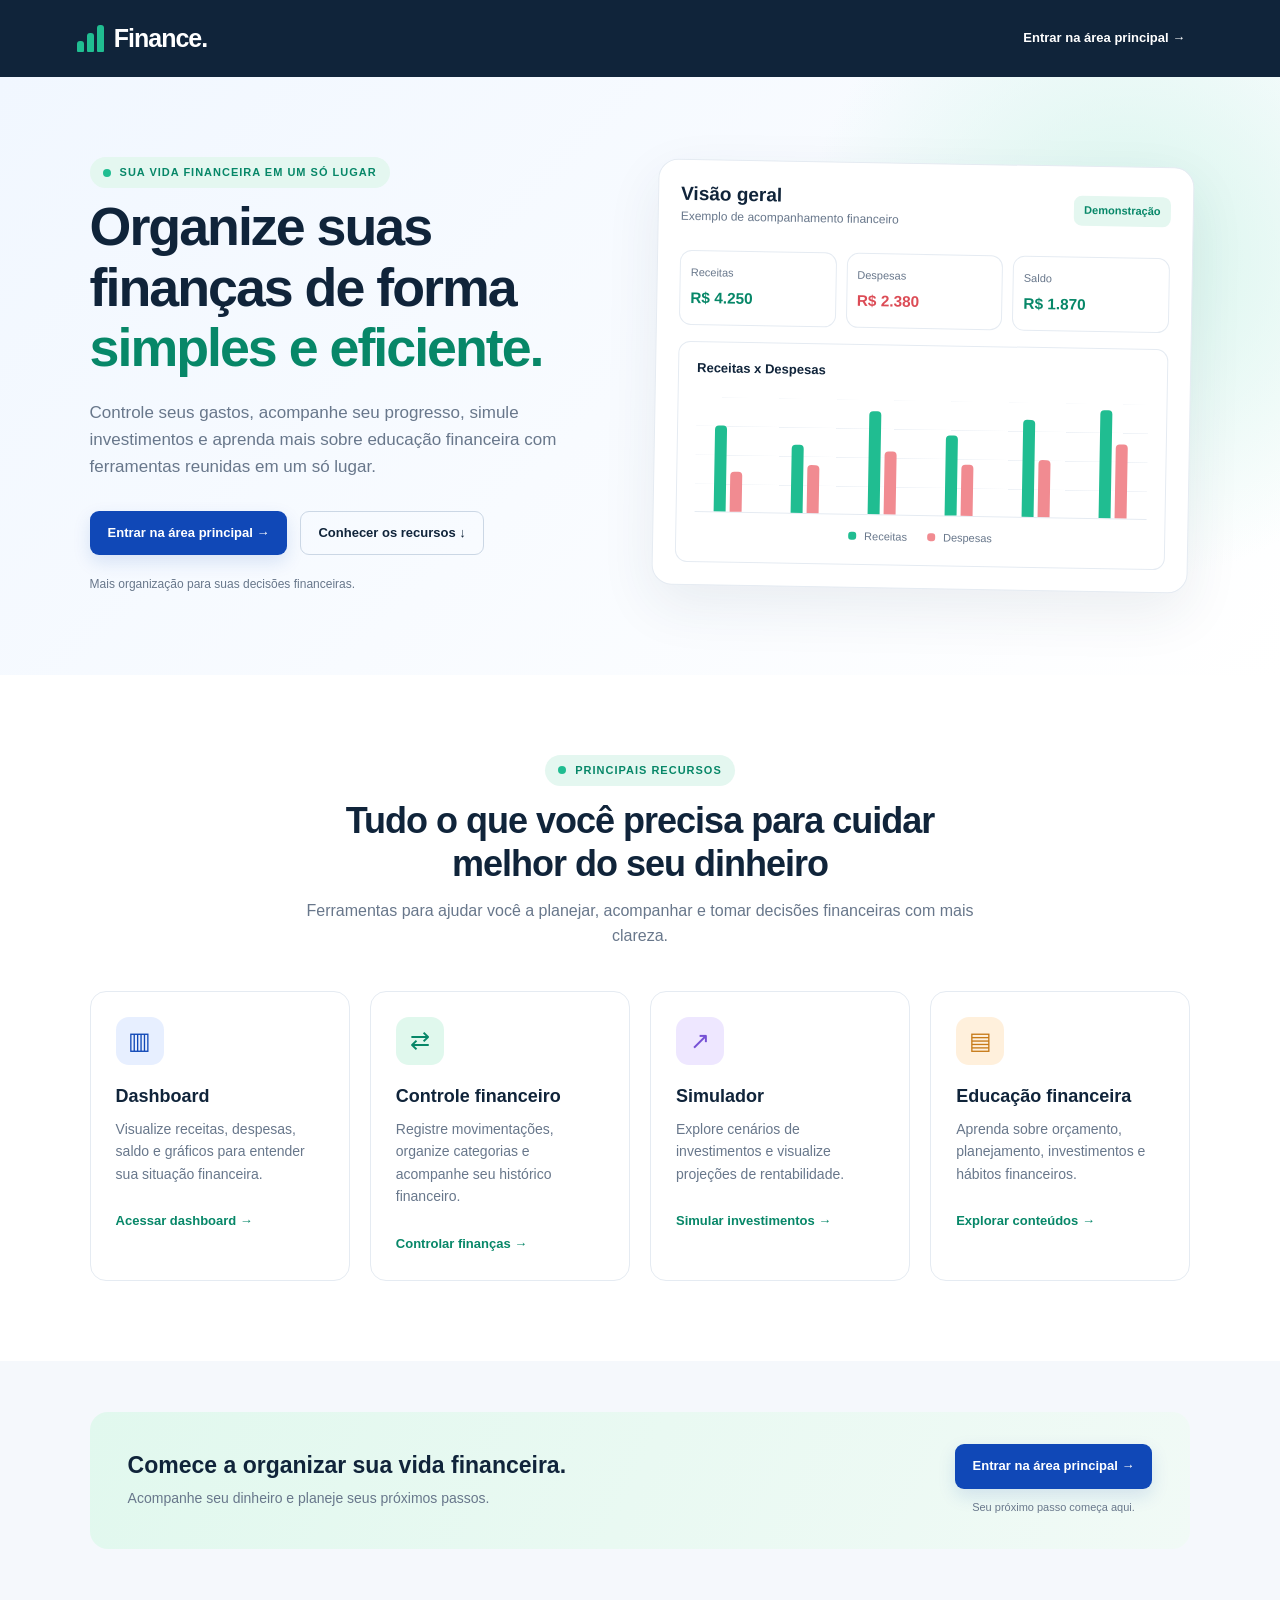
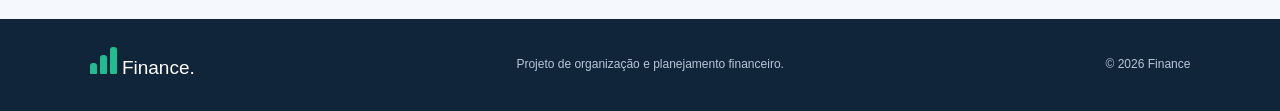
<file: index.html>
<!DOCTYPE html>
<html lang="pt-BR">
<head>
    <meta charset="UTF-8">
    <meta name="viewport" content="width=device-width, initial-scale=1.0">
    <meta name="theme-color" content="#10243a">
    <title>Finance | Organize sua vida financeira</title>

    <link rel="icon" href="data:image/svg+xml,<svg xmlns=%22http://www.w3.org/2000/svg%22 viewBox=%220 0 100 100%22><text y=%22.9em%22 font-size=%2290%22>📊</text></svg>">
    <link rel="stylesheet" href="style.css">
</head>

<body>

    <header class="navbar">

        <a href="index.html" class="logo" aria-label="Finance - início">
            <span class="logo-icon" aria-hidden="true">
                <span></span><span></span><span></span>
            </span>
            <span class="logo-name">Finance<span>.</span></span>
        </a>

        <a href="dashboard.html" class="btn btn-nav">
            Entrar na área principal →
        </a>

    </header>


    <main>

        <!-- APRESENTAÇÃO DO PROJETO -->
        <section class="hero" id="sobre">

            <div class="hero-content">

                <span class="eyebrow">
                    SUA VIDA FINANCEIRA EM UM SÓ LUGAR
                </span>

                <h1>
                    Organize suas finanças de forma
                    <span>simples e eficiente.</span>
                </h1>

                <p class="hero-description">
                    Controle seus gastos, acompanhe seu progresso,
                    simule investimentos e aprenda mais sobre educação
                    financeira com ferramentas reunidas em um só lugar.
                </p>

                <div class="hero-actions">
                    <a href="dashboard.html" class="btn btn-primary">
                        Entrar na área principal →
                    </a>

                    <a href="#recursos" class="btn btn-outline">
                        Conhecer os recursos ↓
                    </a>
                </div>

                <p class="hero-note">
                    Mais organização para suas decisões financeiras.
                </p>

            </div>


            <!-- PRÉVIA VISUAL, COM VALORES ILUSTRATIVOS -->
            <div class="preview" aria-label="Prévia ilustrativa do dashboard">

                <div class="preview-header">
                    <div>
                        <h2>Visão geral</h2>
                        <p>Exemplo de acompanhamento financeiro</p>
                    </div>

                    <span class="preview-badge">Demonstração</span>
                </div>

                <div class="preview-metrics">

                    <div class="preview-metric">
                        <small>Receitas</small>
                        <strong class="positive">R$ 4.250</strong>
                    </div>

                    <div class="preview-metric">
                        <small>Despesas</small>
                        <strong class="negative">R$ 2.380</strong>
                    </div>

                    <div class="preview-metric">
                        <small>Saldo</small>
                        <strong class="positive">R$ 1.870</strong>
                    </div>

                </div>

                <div class="preview-chart">

                    <h3>Receitas x Despesas</h3>

                    <div class="bar-chart" aria-hidden="true">

                        <div class="bar-group">
                            <div class="bar bar-income" style="height: 75%"></div>
                            <div class="bar bar-expense" style="height: 35%"></div>
                        </div>

                        <div class="bar-group">
                            <div class="bar bar-income" style="height: 60%"></div>
                            <div class="bar bar-expense" style="height: 42%"></div>
                        </div>

                        <div class="bar-group">
                            <div class="bar bar-income" style="height: 90%"></div>
                            <div class="bar bar-expense" style="height: 55%"></div>
                        </div>

                        <div class="bar-group">
                            <div class="bar bar-income" style="height: 70%"></div>
                            <div class="bar bar-expense" style="height: 45%"></div>
                        </div>

                        <div class="bar-group">
                            <div class="bar bar-income" style="height: 85%"></div>
                            <div class="bar bar-expense" style="height: 50%"></div>
                        </div>

                        <div class="bar-group">
                            <div class="bar bar-income" style="height: 95%"></div>
                            <div class="bar bar-expense" style="height: 65%"></div>
                        </div>

                    </div>

                    <div class="chart-legend">
                        <span>
                            <span class="legend-dot" style="background:#20bd91"></span>
                            Receitas
                        </span>

                        <span>
                            <span class="legend-dot" style="background:#f18b91"></span>
                            Despesas
                        </span>
                    </div>

                </div>

            </div>

        </section>


        <!-- PRINCIPAIS RECURSOS -->
        <section class="resources" id="recursos">

            <div class="section-heading">

                <span class="eyebrow">PRINCIPAIS RECURSOS</span>

                <h2>Tudo o que você precisa para cuidar melhor do seu dinheiro</h2>

                <p>
                    Ferramentas para ajudar você a planejar, acompanhar
                    e tomar decisões financeiras com mais clareza.
                </p>

            </div>


            <div class="resource-grid">

                <article class="resource-card">

                    <div class="resource-icon" aria-hidden="true">▥</div>

                    <h3>Dashboard</h3>

                    <p>
                        Visualize receitas, despesas, saldo e gráficos
                        para entender sua situação financeira.
                    </p>

                    <a href="dashboard.html" class="resource-link">
                        Acessar dashboard →
                    </a>

                </article>


                <article class="resource-card">

                    <div class="resource-icon" aria-hidden="true">⇄</div>

                    <h3>Controle financeiro</h3>

                    <p>
                        Registre movimentações, organize categorias
                        e acompanhe seu histórico financeiro.
                    </p>

                    <a href="controle.html" class="resource-link">
                        Controlar finanças →
                    </a>

                </article>


                <article class="resource-card">

                    <div class="resource-icon" aria-hidden="true">↗</div>

                    <h3>Simulador</h3>

                    <p>
                        Explore cenários de investimentos e visualize
                        projeções de rentabilidade.
                    </p>

                    <a href="simulador.html" class="resource-link">
                        Simular investimentos →
                    </a>

                </article>


                <article class="resource-card">

                    <div class="resource-icon" aria-hidden="true">▤</div>

                    <h3>Educação financeira</h3>

                    <p>
                        Aprenda sobre orçamento, planejamento,
                        investimentos e hábitos financeiros.
                    </p>

                    <a href="educacao.html" class="resource-link">
                        Explorar conteúdos →
                    </a>

                </article>

            </div>

        </section>
        <br>

        <!-- CHAMADA PARA AÇÃO -->
         
        <br>
        <section class="closing">
            <div>
                <h2>Comece a organizar sua vida financeira.</h2>

                <p>
                    Acompanhe seu dinheiro e planeje seus próximos passos.
                </p>
            </div>

            <div class="closing-actions">

                <a href="dashboard.html" class="btn btn-primary">
                    Entrar na área principal →
                </a>

                <small>Seu próximo passo começa aqui.</small>

            </div>

        </section>

    </main>


    <footer>

        <a href="index.html" class="logo">
            <span class="logo-icon" aria-hidden="true">
                <span></span><span></span><span></span>
            </span>
            <span class="logo-name">Finance<span>.</span></span>
        </a>

        <p>
            Projeto de organização e planejamento financeiro.
        </p>

        <p>© 2026 Finance</p>

    </footer>

</body>
</html>
</file>
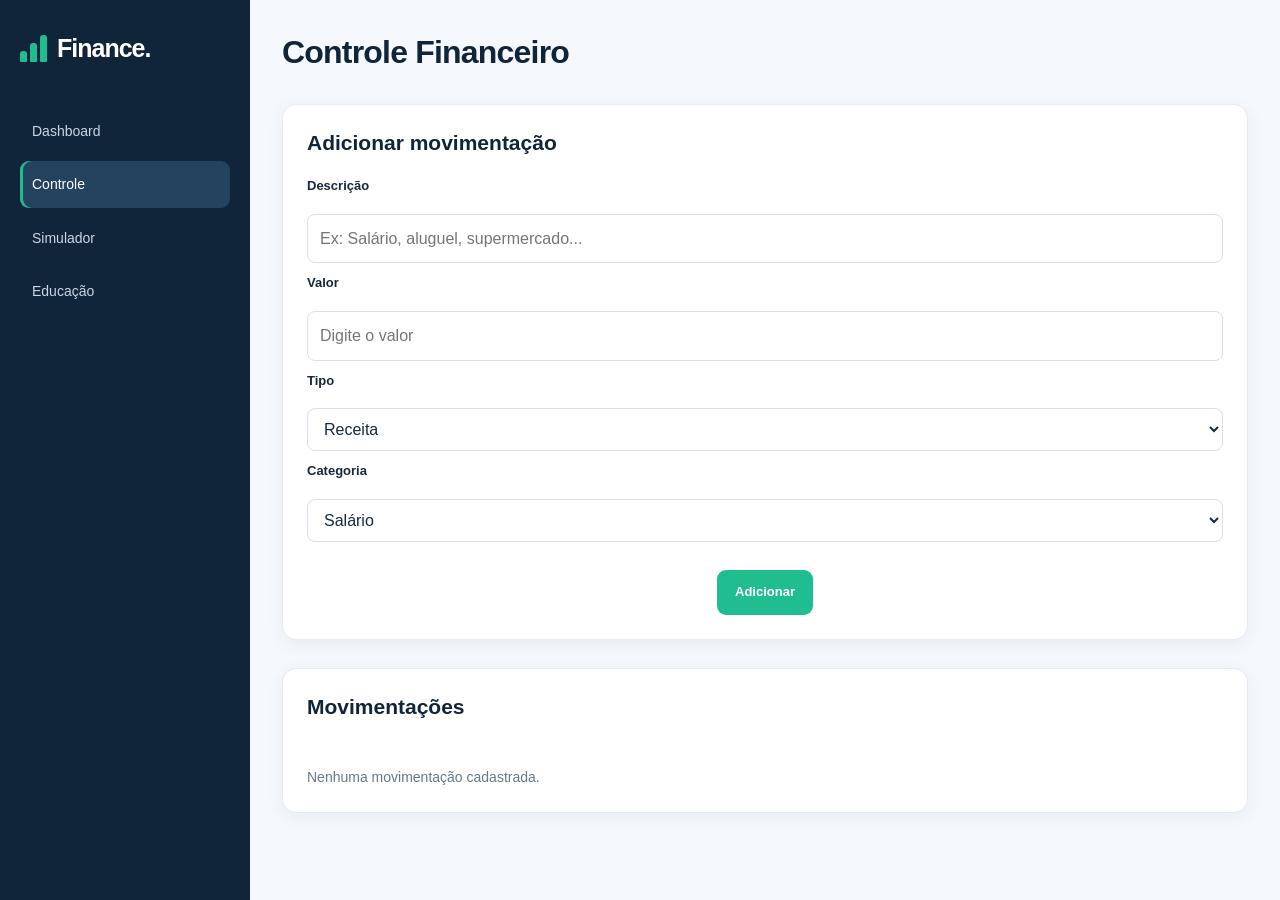
<file: controle.html>
<!DOCTYPE html>
<html lang="pt-br">

<head>
    <meta charset="UTF-8">
    <meta name="viewport" content="width=device-width, initial-scale=1.0">

    <title>Controle Financeiro</title>

    <link rel="stylesheet" href="style.css">
    <link rel="icon" href="data:image/svg+xml,<svg xmlns=%22http://www.w3.org/2000/svg%22 viewBox=%220 0 100 100%22><text y=%22.9em%22 font-size=%2290%22>💰</text></svg>">
</head>

<body>

<div class="container">

    <aside class="sidebar">

        <a href="index.html" class="logo" aria-label="Finance - início">
            <span class="logo-icon" aria-hidden="true">
                <span></span><span></span><span></span>
            </span>
            <span class="logo-name">Finance<span>.</span></span>
        </a>
        
        <nav>
            <a href="dashboard.html">Dashboard</a>
            <a href="controle.html" class="active">Controle</a>
            <a href="simulador.html">Simulador</a>
            <a href="educacao.html">Educação</a>
        </nav>

    </aside>

    <main class="main">

        <header class="header">
            <h1>Controle Financeiro</h1>
        </header>

        <section class="form-section">

            <h2>Adicionar movimentação</h2>

            <div class="form">

                <label for="descricao">Descrição</label>

                <input
                    id="descricao"
                    type="text"
                    placeholder="Ex: Salário, aluguel, supermercado..."
                >


                <label for="valor">Valor</label>

                <input
                    id="valor"
                    type="number"
                    step="0.01"
                    min="0"
                    placeholder="Digite o valor"
                >


                <label for="tipo">Tipo</label>

                <select id="tipo">

                    <option value="receita">
                        Receita
                    </option>

                    <option value="despesa">
                        Despesa
                    </option>

                </select>


                <label for="categoria">Categoria</label>

                <select id="categoria" class="form select">

                    <option value="Salário">
                        Salário
                    </option>

                    <option value="Renda Extra">
                        Renda Extra
                    </option>

                    <option value="Alimentação">
                        Alimentação
                    </option>

                    <option value="Moradia">
                        Moradia
                    </option>

                    <option value="Transporte">
                        Transporte
                    </option>

                    <option value="Lazer">
                        Lazer
                    </option>

                    <option value="Educação">
                        Educação
                    </option>

                    <option value="Investimentos">
                        Investimentos
                    </option>

                    <option value="Outros">
                        Outros
                    </option>

                </select>


                <div class="buttons center">

                    <button
                        type="button"
                        class="btn salvar"
                        onclick="adicionarMovimentacao()"
                    >
                        Adicionar
                    </button>

                </div>

            </div>

        </section>


        <section class="form-section">

            <h2>Movimentações</h2>

            <br>

            <div class="lista-movimentacoes" id="listaMovimentacoes">
                
                <p>
                    Nenhuma movimentação cadastrada.
                </p>

            </div>

        </section>

    </main>

</div>


<script src="script.js"></script>

</body>

</html>
</file>
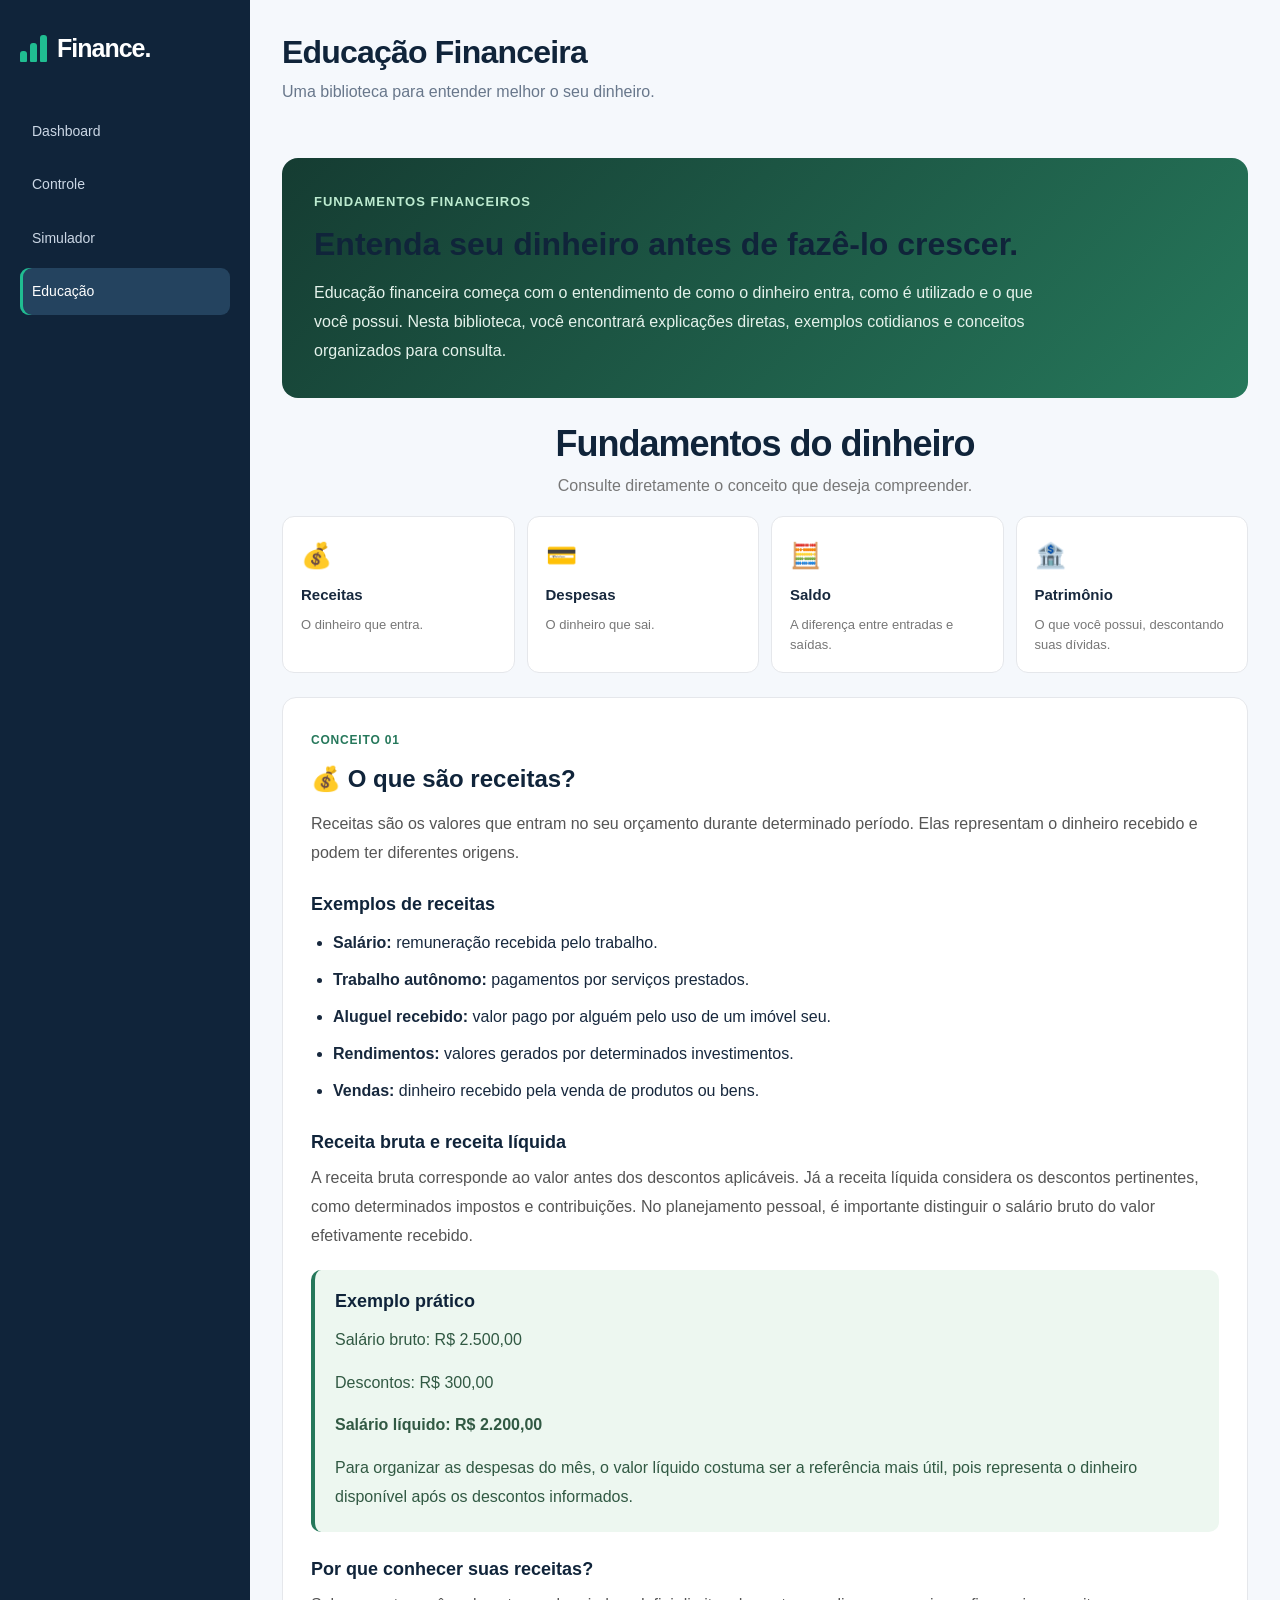
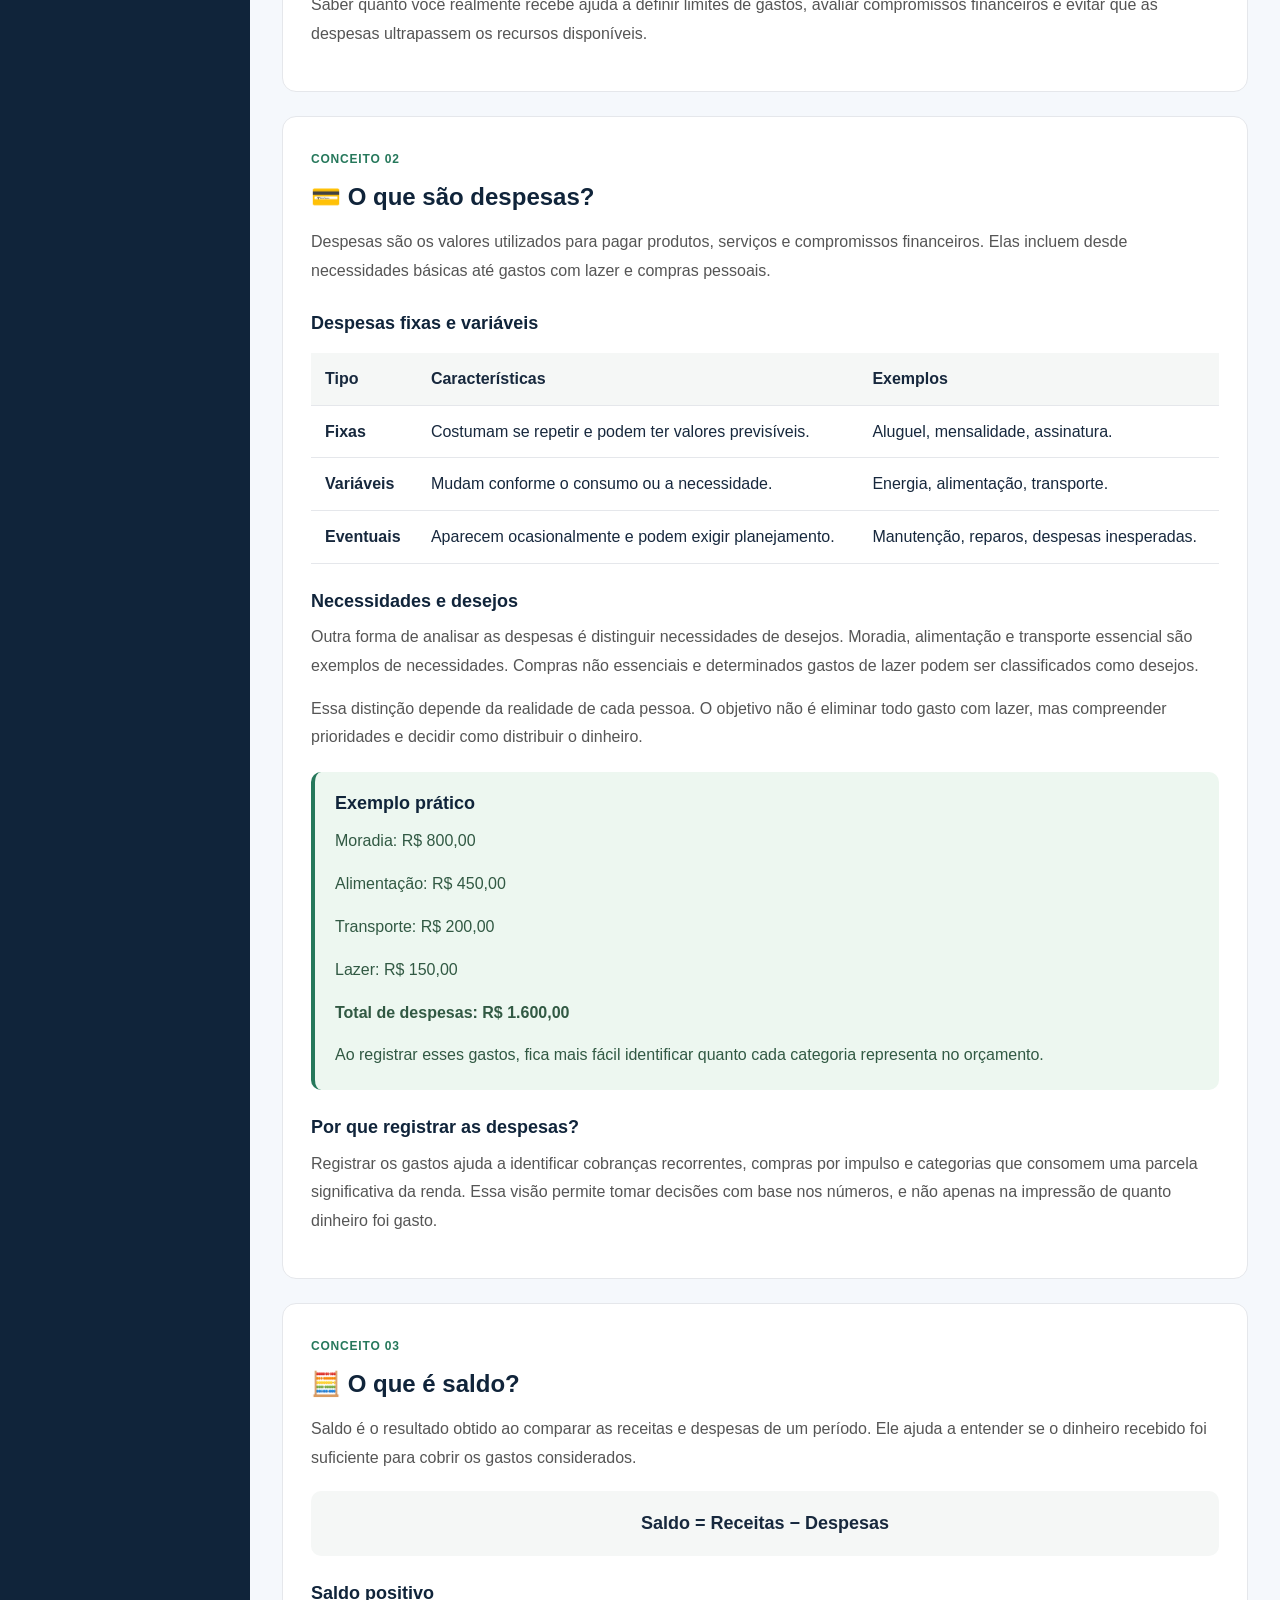
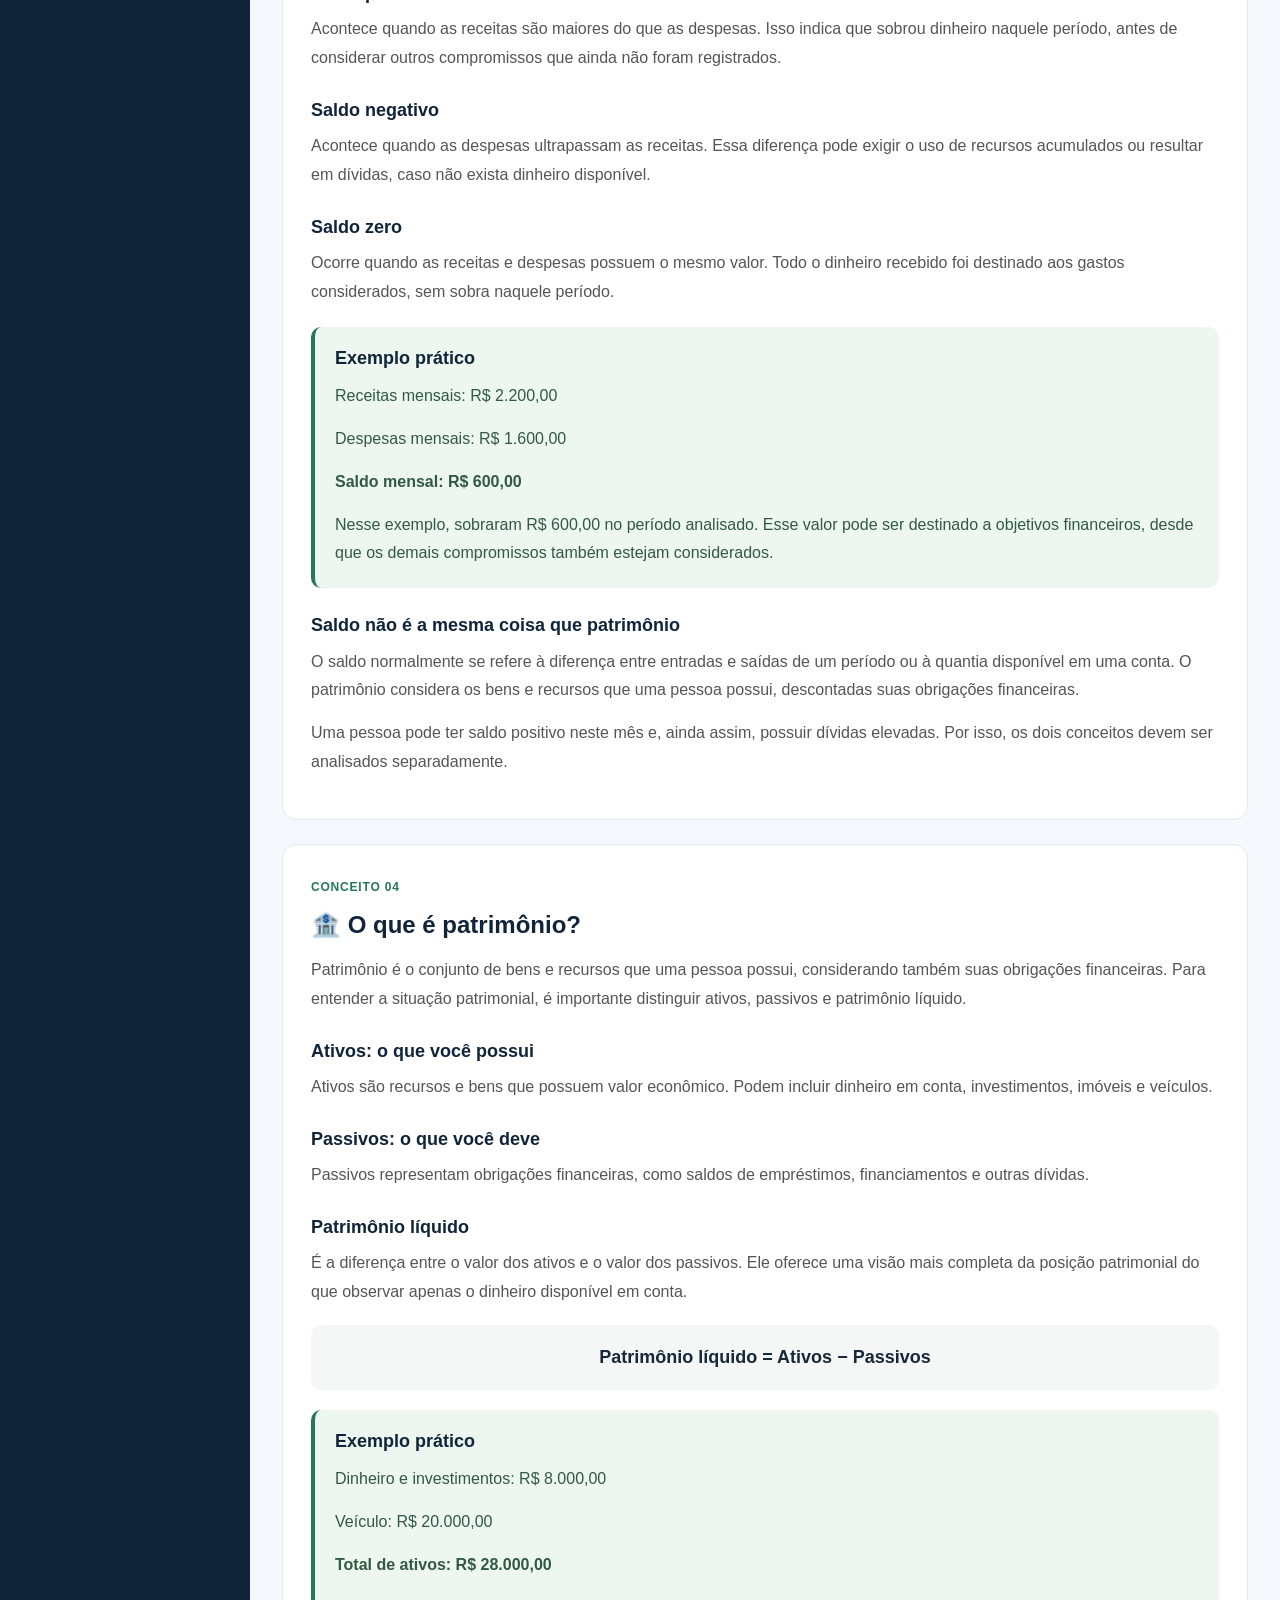
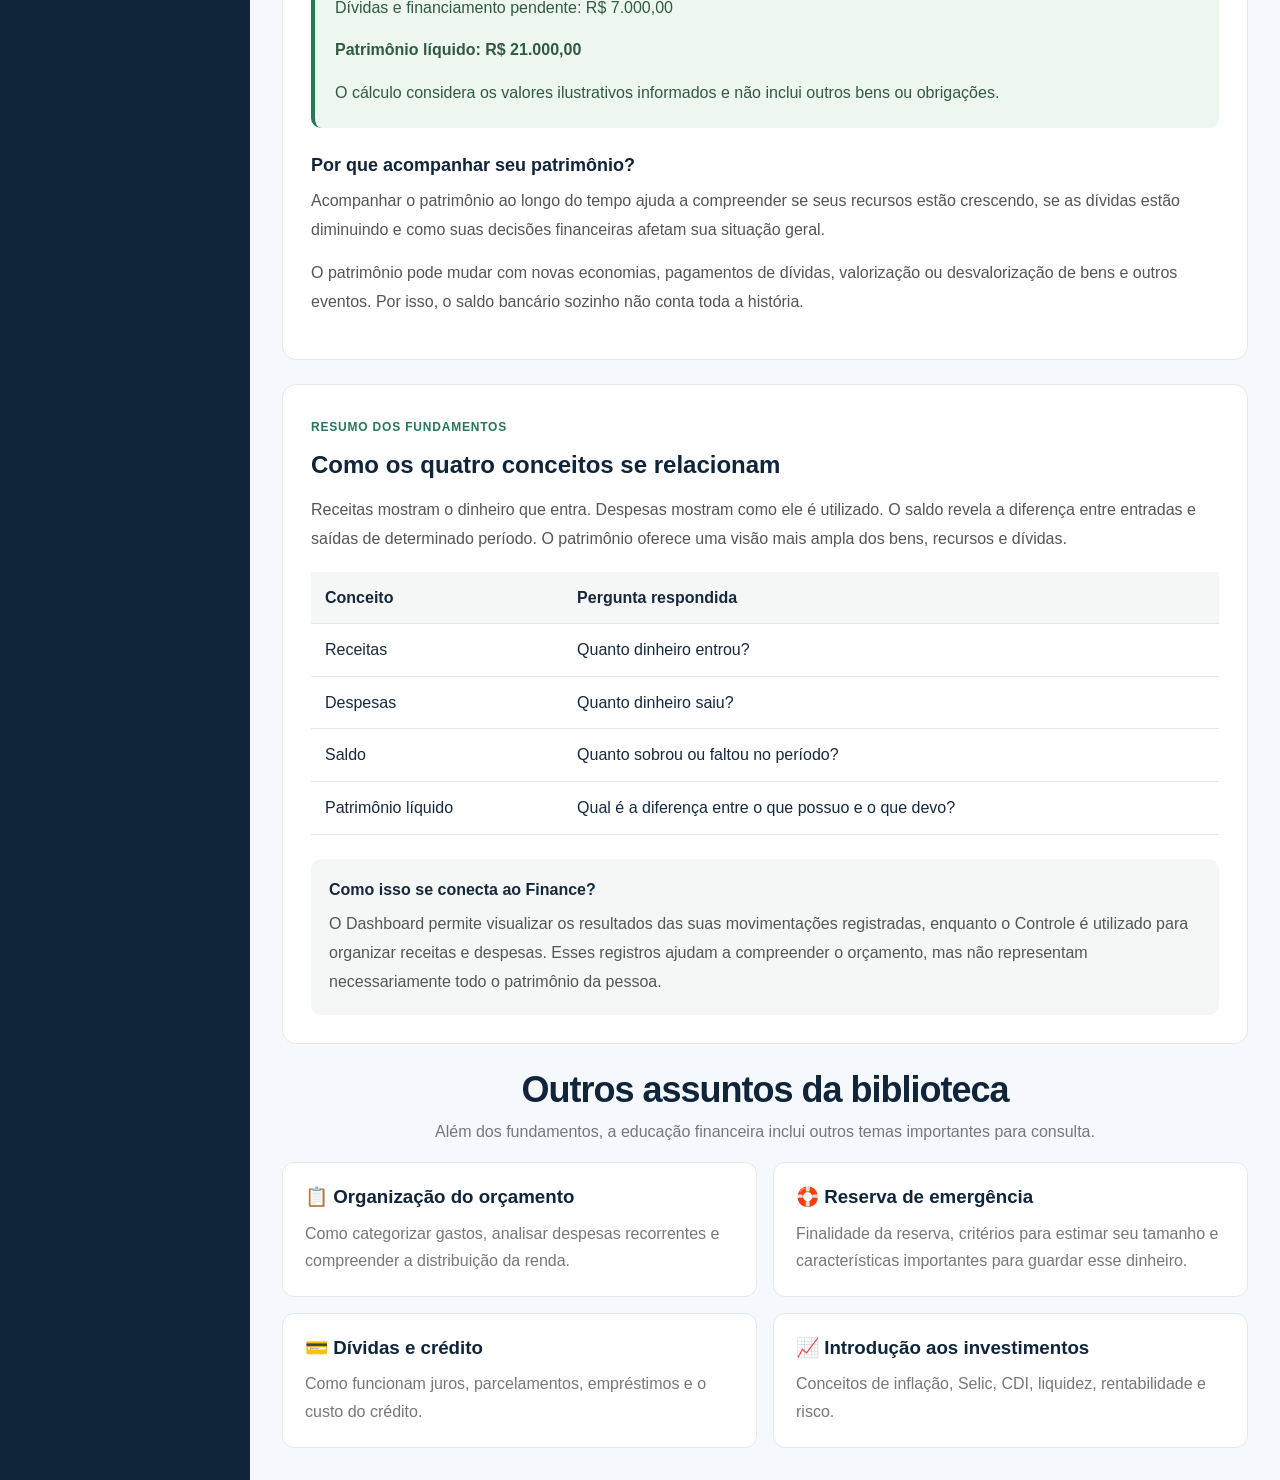
<file: educacao.html>
<!DOCTYPE html>
<html lang="pt-br">
<head>
    <meta charset="UTF-8">
    <meta name="viewport" content="width=device-width, initial-scale=1.0">

    <title>Educação Financeira | Finance</title>

    <link rel="stylesheet" href="style.css">

    <link rel="icon" href="data:image/svg+xml,%3Csvg xmlns='http://www.w3.org/2000/svg' viewBox='0 0 100 100'%3E%3Ctext y='.9em' font-size='90'%3E📚%3C/text%3E%3C/svg%3E">

    <style>
        /* Estrutura da biblioteca */
        .education-library {
            display: flex;
            flex-direction: column;
            gap: 24px;
            padding-bottom: 32px;
        }

        .education-intro {
            padding: 32px;
            border-radius: 16px;
            background: linear-gradient(135deg, #153c32, #26785b);
            color: #ffffff;
        }

        .education-intro .eyebrow {
            margin: 0 0 10px;
            color: #bdebd0;
            font-size: 13px;
            font-weight: 700;
            text-transform: uppercase;
            letter-spacing: 1px;
        }

        .education-intro h2 {
            margin: 0 0 14px;
            font-size: clamp(24px, 4vw, 32px);
        }

        .education-intro p {
            max-width: 720px;
            line-height: 1.8;
            color: #e4f2eb;
        }

        .section-heading {
            margin-bottom: 18px;
        }

        .section-heading h2 {
            margin-bottom: 8px;
        }

        .section-heading p {
            color: var(--text-secondary, #777777);
            line-height: 1.6;
        }

        /* Navegação pelos conceitos */
        .topic-navigation {
            display: grid;
            grid-template-columns: repeat(4, minmax(0, 1fr));
            gap: 12px;
        }

        .topic-link {
            display: flex;
            flex-direction: column;
            gap: 8px;
            padding: 18px;
            border: 1px solid var(--border-color, #e5e7eb);
            border-radius: 12px;
            color: inherit;
            text-decoration: none;
            background: var(--card-bg, #ffffff);
            transition: transform 0.2s, border-color 0.2s;
        }

        .topic-link:hover {
            transform: translateY(-3px);
            border-color: #26785b;
        }

        .topic-icon {
            font-size: 25px;
        }

        .topic-link strong {
            font-size: 15px;
        }

        .topic-link span:last-child {
            font-size: 13px;
            line-height: 1.5;
            color: var(--text-secondary, #777777);
        }

        /* Artigos */
        .education-article {
            padding: 28px;
            border: 1px solid var(--border-color, #e5e7eb);
            border-radius: 14px;
            background: var(--card-bg, #ffffff);
            scroll-margin-top: 24px;
        }

        .article-label {
            display: inline-block;
            margin-bottom: 12px;
            color: #26785b;
            font-size: 12px;
            font-weight: 700;
            text-transform: uppercase;
            letter-spacing: 0.8px;
        }

        .education-article h2 {
            margin: 0 0 16px;
        }

        .education-article h3 {
            margin: 26px 0 10px;
            font-size: 18px;
        }

        .education-article p {
            margin: 0 0 14px;
            line-height: 1.8;
            color: var(--text-secondary, #555555);
        }

        .education-article ul {
            padding-left: 22px;
            margin: 12px 0 18px;
        }

        .education-article li {
            margin-bottom: 10px;
            line-height: 1.7;
        }

        /* Caixas explicativas */
        .example-box {
            margin: 20px 0;
            padding: 20px;
            border-radius: 10px;
            background: #edf7f0;
            border-left: 4px solid #26785b;
            color: #234b37;
        }

        .example-box h3 {
            margin: 0 0 12px;
        }

        .example-box p {
            color: #315943;
        }

        .example-box p:last-child {
            margin-bottom: 0;
        }

        .concept-table-wrapper {
            width: 100%;
            overflow-x: auto;
            margin: 18px 0;
        }

        .concept-table {
            width: 100%;
            border-collapse: collapse;
            text-align: left;
        }

        .concept-table th,
        .concept-table td {
            padding: 13px 14px;
            border-bottom: 1px solid var(--border-color, #e5e7eb);
        }

        .concept-table th {
            background: var(--table-header-bg, #f5f7f6);
        }

        .concept-table td {
            line-height: 1.6;
        }

        .formula-box {
            margin: 18px 0;
            padding: 18px;
            border-radius: 10px;
            background: var(--surface-secondary, #f5f7f6);
            text-align: center;
            font-size: 18px;
            font-weight: 700;
        }

        .education-note {
            margin-top: 24px;
            padding: 18px;
            border-radius: 10px;
            background: var(--surface-secondary, #f5f7f6);
        }

        .education-note strong {
            display: block;
            margin-bottom: 8px;
        }

        .education-note p {
            margin-bottom: 0;
        }

        .next-topics {
            display: grid;
            grid-template-columns: repeat(2, minmax(0, 1fr));
            gap: 16px;
        }

        .next-topic {
            padding: 22px;
            border: 1px solid var(--border-color, #e5e7eb);
            border-radius: 12px;
            background: var(--card-bg, #ffffff);
        }

        .next-topic h3 {
            margin: 0 0 10px;
        }

        .next-topic p {
            margin: 0;
            line-height: 1.7;
            color: var(--text-secondary, #777777);
        }

        @media (max-width: 1000px) {
            .topic-navigation {
                grid-template-columns: repeat(2, minmax(0, 1fr));
            }
        }

        @media (max-width: 600px) {
            .education-intro,
            .education-article {
                padding: 20px;
            }

            .topic-navigation,
            .next-topics {
                grid-template-columns: 1fr;
            }

            .concept-table th,
            .concept-table td {
                padding: 10px;
            }
        }
    </style>
</head>

<body>

<div class="container">

    <!-- MENU LATERAL -->
    <aside class="sidebar">
        
        <a href="index.html" class="logo" aria-label="Finance - início">
            <span class="logo-icon" aria-hidden="true">
                <span></span><span></span><span></span>
            </span>
            <span class="logo-name">Finance<span>.</span></span>
        </a>
        

        <nav>
            <a href="dashboard.html">Dashboard</a>
            <a href="controle.html">Controle</a>
            <a href="simulador.html">Simulador</a>
            <a href="educacao.html" class="active" aria-current="page">
                Educação
            </a>
        </nav>
    </aside>

    <!-- CONTEÚDO PRINCIPAL -->
    <main class="main education-library">

        <header class="header">
            <div>
                <h1>Educação Financeira</h1>
                <p>Uma biblioteca para entender melhor o seu dinheiro.</p>
            </div>
        </header>

        <!-- APRESENTAÇÃO -->
        <section class="education-intro">
            <p class="eyebrow">Fundamentos financeiros</p>

            <h2>Entenda seu dinheiro antes de fazê-lo crescer.</h2>

            <p>
                Educação financeira começa com o entendimento de como o
                dinheiro entra, como é utilizado e o que você possui.
                Nesta biblioteca, você encontrará explicações diretas,
                exemplos cotidianos e conceitos organizados para consulta.
            </p>
        </section>

        <!-- ÍNDICE -->
        <section>
            <div class="section-heading">
                <h2>Fundamentos do dinheiro</h2>
                <p>
                    Consulte diretamente o conceito que deseja compreender.
                </p>
            </div>

            <nav class="topic-navigation" aria-label="Índice de conceitos">

                <a class="topic-link" href="#receitas">
                    <span class="topic-icon">💰</span>
                    <strong>Receitas</strong>
                    <span>O dinheiro que entra.</span>
                </a>

                <a class="topic-link" href="#despesas">
                    <span class="topic-icon">💳</span>
                    <strong>Despesas</strong>
                    <span>O dinheiro que sai.</span>
                </a>

                <a class="topic-link" href="#saldo">
                    <span class="topic-icon">🧮</span>
                    <strong>Saldo</strong>
                    <span>A diferença entre entradas e saídas.</span>
                </a>

                <a class="topic-link" href="#patrimonio">
                    <span class="topic-icon">🏦</span>
                    <strong>Patrimônio</strong>
                    <span>O que você possui, descontando suas dívidas.</span>
                </a>

            </nav>
        </section>

        <!-- 1. RECEITAS -->
        <article class="education-article" id="receitas">
            <span class="article-label">Conceito 01</span>

            <h2>💰 O que são receitas?</h2>

            <p>
                Receitas são os valores que entram no seu orçamento durante
                determinado período. Elas representam o dinheiro recebido
                e podem ter diferentes origens.
            </p>

            <h3>Exemplos de receitas</h3>

            <ul>
                <li><strong>Salário:</strong> remuneração recebida pelo trabalho.</li>
                <li><strong>Trabalho autônomo:</strong> pagamentos por serviços prestados.</li>
                <li><strong>Aluguel recebido:</strong> valor pago por alguém pelo uso de um imóvel seu.</li>
                <li><strong>Rendimentos:</strong> valores gerados por determinados investimentos.</li>
                <li><strong>Vendas:</strong> dinheiro recebido pela venda de produtos ou bens.</li>
            </ul>

            <h3>Receita bruta e receita líquida</h3>

            <p>
                A receita bruta corresponde ao valor antes dos descontos
                aplicáveis. Já a receita líquida considera os descontos
                pertinentes, como determinados impostos e contribuições.
                No planejamento pessoal, é importante distinguir o salário
                bruto do valor efetivamente recebido.
            </p>

            <div class="example-box">
                <h3>Exemplo prático</h3>

                <p>Salário bruto: R$ 2.500,00</p>
                <p>Descontos: R$ 300,00</p>
                <p><strong>Salário líquido: R$ 2.200,00</strong></p>

                <p>
                    Para organizar as despesas do mês, o valor líquido
                    costuma ser a referência mais útil, pois representa
                    o dinheiro disponível após os descontos informados.
                </p>
            </div>

            <h3>Por que conhecer suas receitas?</h3>

            <p>
                Saber quanto você realmente recebe ajuda a definir limites
                de gastos, avaliar compromissos financeiros e evitar que
                as despesas ultrapassem os recursos disponíveis.
            </p>
        </article>

        <!-- 2. DESPESAS -->
        <article class="education-article" id="despesas">
            <span class="article-label">Conceito 02</span>

            <h2>💳 O que são despesas?</h2>

            <p>
                Despesas são os valores utilizados para pagar produtos,
                serviços e compromissos financeiros. Elas incluem desde
                necessidades básicas até gastos com lazer e compras pessoais.
            </p>

            <h3>Despesas fixas e variáveis</h3>

            <div class="concept-table-wrapper">
                <table class="concept-table">
                    <thead>
                        <tr>
                            <th>Tipo</th>
                            <th>Características</th>
                            <th>Exemplos</th>
                        </tr>
                    </thead>

                    <tbody>
                        <tr>
                            <td><strong>Fixas</strong></td>
                            <td>Costumam se repetir e podem ter valores previsíveis.</td>
                            <td>Aluguel, mensalidade, assinatura.</td>
                        </tr>

                        <tr>
                            <td><strong>Variáveis</strong></td>
                            <td>Mudam conforme o consumo ou a necessidade.</td>
                            <td>Energia, alimentação, transporte.</td>
                        </tr>

                        <tr>
                            <td><strong>Eventuais</strong></td>
                            <td>Aparecem ocasionalmente e podem exigir planejamento.</td>
                            <td>Manutenção, reparos, despesas inesperadas.</td>
                        </tr>
                    </tbody>
                </table>
            </div>

            <h3>Necessidades e desejos</h3>

            <p>
                Outra forma de analisar as despesas é distinguir necessidades
                de desejos. Moradia, alimentação e transporte essencial são
                exemplos de necessidades. Compras não essenciais e determinados
                gastos de lazer podem ser classificados como desejos.
            </p>

            <p>
                Essa distinção depende da realidade de cada pessoa. O objetivo
                não é eliminar todo gasto com lazer, mas compreender prioridades
                e decidir como distribuir o dinheiro.
            </p>

            <div class="example-box">
                <h3>Exemplo prático</h3>

                <p>Moradia: R$ 800,00</p>
                <p>Alimentação: R$ 450,00</p>
                <p>Transporte: R$ 200,00</p>
                <p>Lazer: R$ 150,00</p>

                <p><strong>Total de despesas: R$ 1.600,00</strong></p>

                <p>
                    Ao registrar esses gastos, fica mais fácil identificar
                    quanto cada categoria representa no orçamento.
                </p>
            </div>

            <h3>Por que registrar as despesas?</h3>

            <p>
                Registrar os gastos ajuda a identificar cobranças recorrentes,
                compras por impulso e categorias que consomem uma parcela
                significativa da renda. Essa visão permite tomar decisões
                com base nos números, e não apenas na impressão de quanto
                dinheiro foi gasto.
            </p>
        </article>

        <!-- 3. SALDO -->
        <article class="education-article" id="saldo">
            <span class="article-label">Conceito 03</span>

            <h2>🧮 O que é saldo?</h2>

            <p>
                Saldo é o resultado obtido ao comparar as receitas e despesas
                de um período. Ele ajuda a entender se o dinheiro recebido
                foi suficiente para cobrir os gastos considerados.
            </p>

            <div class="formula-box">
                Saldo = Receitas − Despesas
            </div>

            <h3>Saldo positivo</h3>

            <p>
                Acontece quando as receitas são maiores do que as despesas.
                Isso indica que sobrou dinheiro naquele período, antes de
                considerar outros compromissos que ainda não foram registrados.
            </p>

            <h3>Saldo negativo</h3>

            <p>
                Acontece quando as despesas ultrapassam as receitas.
                Essa diferença pode exigir o uso de recursos acumulados
                ou resultar em dívidas, caso não exista dinheiro disponível.
            </p>

            <h3>Saldo zero</h3>

            <p>
                Ocorre quando as receitas e despesas possuem o mesmo valor.
                Todo o dinheiro recebido foi destinado aos gastos considerados,
                sem sobra naquele período.
            </p>

            <div class="example-box">
                <h3>Exemplo prático</h3>

                <p>Receitas mensais: R$ 2.200,00</p>
                <p>Despesas mensais: R$ 1.600,00</p>
                <p><strong>Saldo mensal: R$ 600,00</strong></p>

                <p>
                    Nesse exemplo, sobraram R$ 600,00 no período analisado.
                    Esse valor pode ser destinado a objetivos financeiros,
                    desde que os demais compromissos também estejam considerados.
                </p>
            </div>

            <h3>Saldo não é a mesma coisa que patrimônio</h3>

            <p>
                O saldo normalmente se refere à diferença entre entradas e
                saídas de um período ou à quantia disponível em uma conta.
                O patrimônio considera os bens e recursos que uma pessoa
                possui, descontadas suas obrigações financeiras.
            </p>

            <p>
                Uma pessoa pode ter saldo positivo neste mês e, ainda assim,
                possuir dívidas elevadas. Por isso, os dois conceitos devem
                ser analisados separadamente.
            </p>
        </article>

        <!-- 4. PATRIMÔNIO -->
        <article class="education-article" id="patrimonio">
            <span class="article-label">Conceito 04</span>

            <h2>🏦 O que é patrimônio?</h2>

            <p>
                Patrimônio é o conjunto de bens e recursos que uma pessoa
                possui, considerando também suas obrigações financeiras.
                Para entender a situação patrimonial, é importante distinguir
                ativos, passivos e patrimônio líquido.
            </p>

            <h3>Ativos: o que você possui</h3>

            <p>
                Ativos são recursos e bens que possuem valor econômico.
                Podem incluir dinheiro em conta, investimentos, imóveis
                e veículos.
            </p>

            <h3>Passivos: o que você deve</h3>

            <p>
                Passivos representam obrigações financeiras, como saldos
                de empréstimos, financiamentos e outras dívidas.
            </p>

            <h3>Patrimônio líquido</h3>

            <p>
                É a diferença entre o valor dos ativos e o valor dos passivos.
                Ele oferece uma visão mais completa da posição patrimonial
                do que observar apenas o dinheiro disponível em conta.
            </p>

            <div class="formula-box">
                Patrimônio líquido = Ativos − Passivos
            </div>

            <div class="example-box">
                <h3>Exemplo prático</h3>

                <p>Dinheiro e investimentos: R$ 8.000,00</p>
                <p>Veículo: R$ 20.000,00</p>
                <p><strong>Total de ativos: R$ 28.000,00</strong></p>

                <p>Dívidas e financiamento pendente: R$ 7.000,00</p>

                <p>
                    <strong>Patrimônio líquido: R$ 21.000,00</strong>
                </p>

                <p>
                    O cálculo considera os valores ilustrativos informados
                    e não inclui outros bens ou obrigações.
                </p>
            </div>

            <h3>Por que acompanhar seu patrimônio?</h3>

            <p>
                Acompanhar o patrimônio ao longo do tempo ajuda a compreender
                se seus recursos estão crescendo, se as dívidas estão diminuindo
                e como suas decisões financeiras afetam sua situação geral.
            </p>

            <p>
                O patrimônio pode mudar com novas economias, pagamentos de
                dívidas, valorização ou desvalorização de bens e outros eventos.
                Por isso, o saldo bancário sozinho não conta toda a história.
            </p>
        </article>

        <!-- RESUMO -->
        <section class="education-article">
            <span class="article-label">Resumo dos fundamentos</span>

            <h2>Como os quatro conceitos se relacionam</h2>

            <p>
                Receitas mostram o dinheiro que entra. Despesas mostram
                como ele é utilizado. O saldo revela a diferença entre
                entradas e saídas de determinado período. O patrimônio
                oferece uma visão mais ampla dos bens, recursos e dívidas.
            </p>

            <div class="concept-table-wrapper">
                <table class="concept-table">
                    <thead>
                        <tr>
                            <th>Conceito</th>
                            <th>Pergunta respondida</th>
                        </tr>
                    </thead>

                    <tbody>
                        <tr>
                            <td>Receitas</td>
                            <td>Quanto dinheiro entrou?</td>
                        </tr>

                        <tr>
                            <td>Despesas</td>
                            <td>Quanto dinheiro saiu?</td>
                        </tr>

                        <tr>
                            <td>Saldo</td>
                            <td>Quanto sobrou ou faltou no período?</td>
                        </tr>

                        <tr>
                            <td>Patrimônio líquido</td>
                            <td>Qual é a diferença entre o que possuo e o que devo?</td>
                        </tr>
                    </tbody>
                </table>
            </div>

            <div class="education-note">
                <strong>Como isso se conecta ao Finance?</strong>

                <p>
                    O Dashboard permite visualizar os resultados das suas
                    movimentações registradas, enquanto o Controle é utilizado
                    para organizar receitas e despesas. Esses registros ajudam
                    a compreender o orçamento, mas não representam necessariamente
                    todo o patrimônio da pessoa.
                </p>
            </div>
        </section>

        <!-- PRÓXIMOS ASSUNTOS -->
        <section>
            <div class="section-heading">
                <h2>Outros assuntos da biblioteca</h2>
                <p>
                    Além dos fundamentos, a educação financeira inclui
                    outros temas importantes para consulta.
                </p>
            </div>

            <div class="next-topics">

                <article class="next-topic">
                    <h3>📋 Organização do orçamento</h3>
                    <p>
                        Como categorizar gastos, analisar despesas recorrentes
                        e compreender a distribuição da renda.
                    </p>
                </article>

                <article class="next-topic">
                    <h3>🛟 Reserva de emergência</h3>
                    <p>
                        Finalidade da reserva, critérios para estimar seu tamanho
                        e características importantes para guardar esse dinheiro.
                    </p>
                </article>

                <article class="next-topic">
                    <h3>💳 Dívidas e crédito</h3>
                    <p>
                        Como funcionam juros, parcelamentos, empréstimos
                        e o custo do crédito.
                    </p>
                </article>

                <article class="next-topic">
                    <h3>📈 Introdução aos investimentos</h3>
                    <p>
                        Conceitos de inflação, Selic, CDI, liquidez,
                        rentabilidade e risco.
                    </p>
                </article>

            </div>
        </section>

    </main>
</div>

</body>
</html>
</file>
<file: style.css>
/* ========================================
   FINANCE — IDENTIDADE VISUAL
======================================== */

:root {
    --navy: #10243a;
    --navy-light: #193650;
    --green: #20bd91;
    --green-dark: #078768;
    --blue: #1048b7;
    --blue-light: #e7efff;
    --red: #dc4c56;
    --orange: #f59e0b;

    --background: #f5f8fc;
    --surface: #ffffff;
    --text: #17283d;
    --muted: #68778b;
    --border: #e5ebf2;

    --radius: 14px;
    --shadow: 0 4px 18px rgba(16, 36, 58, 0.06);
    --shadow-hover: 0 12px 28px rgba(16, 36, 58, 0.10);
}

/* ========================================
   RESET E CONFIGURAÇÕES GERAIS
======================================== */

* {
    margin: 0;
    padding: 0;
    box-sizing: border-box;
}

html {
    scroll-behavior: smooth;
}

body {
    font-family: Inter, "Segoe UI", Arial, sans-serif;
    background: var(--background);
    color: var(--text);
    line-height: 1.6;
}

a {
    color: inherit;
    text-decoration: none;
}

button,
input,
select,
textarea {
    font: inherit;
}

button {
    cursor: pointer;
}

img,
canvas {
    max-width: 100%;
}

h1,
h2,
h3,
h4 {
    line-height: 1.3;
    color: var(--navy);
}

p {
    overflow-wrap: break-word;
}

/* ========================================
   LAYOUT DAS PÁGINAS INTERNAS
======================================== */

.container {
    display: flex;
    min-height: 100vh;
}

.main {
    flex: 1;
    min-width: 0;
    padding: 32px;
}

.header {
    display: flex;
    align-items: center;
    justify-content: space-between;
    gap: 20px;
    flex-wrap: wrap;
    margin-bottom: 30px;
}

.header h1 {
    font-size: clamp(25px, 3vw, 32px);
    letter-spacing: -0.8px;
}

.header p,
.subtitle {
    color: var(--muted);
    margin-top: 5px;
}

.eyebrow {
    font-size: 11px;
    font-weight: 800;
    letter-spacing: 1px;
    color: var(--green-dark);
    margin-bottom: 8px;
}

/* ========================================
   BARRA LATERAL
======================================== */

.sidebar {
    width: 250px;
    flex-shrink: 0;
    background: var(--navy);
    color: white;
    padding: 28px 20px;
    display: flex;
    flex-direction: column;
}

.sidebar .logo {
    display: inline-flex;
    align-items: center;
    gap: 10px;
    margin-bottom: 40px;
    color: white;
    font-size: 25px;
    font-weight: 800;
    letter-spacing: -1px;
}

.logo-dot {
    color: var(--green);
}

.logo-icon {
    display: inline-flex;
    align-items: end;
    gap: 3px;
    height: 27px;
}

.logo-icon span {
    display: block;
    width: 7px;
    border-radius: 3px 3px 1px 1px;
    background: var(--green);
}

.logo-icon span:nth-child(1) {
    height: 11px;
}

.logo-icon span:nth-child(2) {
    height: 19px;
}

.logo-icon span:nth-child(3) {
    height: 27px;
}

.nav-label {
    color: #91a5bb;
    font-size: 10px;
    font-weight: 800;
    letter-spacing: 1px;
    margin: 0 0 14px 10px;
}

.sidebar nav,
.navigation {
    display: flex;
    flex-direction: column;
    gap: 7px;
}

.sidebar nav a,
.navigation a {
    display: flex;
    align-items: center;
    gap: 12px;
    padding: 12px;
    color: #cbd7e5;
    border-radius: 9px;
    font-size: 14px;
    transition: background 0.2s, color 0.2s;
}

.sidebar nav a:hover,
.navigation a:hover {
    background: var(--navy-light);
    color: white;
}

.sidebar nav a.active,
.navigation a.active {
    background: #24435f;
    color: white;
    box-shadow: inset 3px 0 var(--green);
}

.nav-icon {
    width: 22px;
    text-align: center;
    font-size: 18px;
}

.sidebar-footer {
    display: flex;
    align-items: center;
    gap: 9px;
    margin-top: auto;
    padding: 20px 5px 0;
    color: #b5c6d8;
    font-size: 11px;
}

.status-dot {
    width: 8px;
    height: 8px;
    background: var(--green);
    border-radius: 50%;
}

/* ========================================
   BOTÕES
======================================== */

.btn {
    display: inline-flex;
    justify-content: center;
    align-items: center;
    gap: 8px;
    padding: 11px 17px;
    border: 1px solid transparent;
    border-radius: 9px;
    font-size: 13px;
    font-weight: 700;
    text-align: center;
    transition: background 0.2s, transform 0.2s;
}

.btn:hover {
    transform: translateY(-2px);
}

.salvar {
    background: var(--green);
    color: white;
}

.salvar:hover {
    background: var(--green-dark);
}

.carregar {
    background: var(--blue);
    color: white;
}

.exportar {
    background: var(--navy);
    color: white;
}

.exportar:hover {
    background: var(--navy-light);
}

.calcular {
    background: #dc4c56;
    color: white;
}

.limpar {
    background: #fce7e9;
    color: #b4232e;
}

.aplicarFiltros {
    background: var(--blue);
    color: white;
}

.scanner {
    padding: 11px;
    border: 1px solid var(--border);
    border-radius: 9px;
}

.buttons {
    display: flex;
    flex-wrap: wrap;
    gap: 10px;
    margin-top: 18px;
}

.buttons.center {
    justify-content: center;
}

/* ========================================
   CARDS FINANCEIROS
======================================== */

.cards {
    display: grid;
    grid-template-columns: repeat(4, minmax(0, 1fr));
    gap: 18px;
    margin-bottom: 32px;
}

.cards.centralizado {
    justify-content: center;
}

.card {
    min-width: 0;
    padding: 23px;
    background: var(--surface);
    border: 1px solid var(--border);
    border-radius: var(--radius);
    box-shadow: var(--shadow);
    transition: transform 0.2s, box-shadow 0.2s;
}

.card:hover {
    transform: translateY(-3px);
    box-shadow: var(--shadow-hover);
}

.card h3 {
    color: var(--muted);
    font-size: 13px;
    font-weight: 600;
}

.card p {
    margin-top: 12px;
    font-size: clamp(20px, 2vw, 28px);
    font-weight: 800;
    overflow-wrap: anywhere;
}

.card small {
    display: block;
    color: var(--muted);
    margin-top: 8px;
    font-size: 11px;
}

.card-heading {
    display: flex;
    justify-content: space-between;
    align-items: center;
    gap: 10px;
    color: var(--muted);
    font-size: 13px;
}

.metric-icon {
    display: grid;
    place-items: center;
    width: 34px;
    height: 34px;
    flex-shrink: 0;
    border-radius: 10px;
    font-size: 18px;
    font-weight: 700;
}

.metric-icon.income {
    background: #e0f8ed;
    color: var(--green-dark);
}

.metric-icon.expense {
    background: #fce7e9;
    color: var(--red);
}

.metric-icon.balance {
    background: var(--blue-light);
    color: var(--blue);
}

.metric-icon.investment {
    background: #eee7ff;
    color: #7651d5;
}

.destaque {
    border-top: 3px solid var(--green);
}

/* ========================================
   FORMULÁRIOS E FILTROS
======================================== */

.form-section,
.filters-panel {
    background: var(--surface);
    padding: 24px;
    border: 1px solid var(--border);
    border-radius: var(--radius);
    box-shadow: var(--shadow);
    margin-bottom: 28px;
}

.form-section h2 {
    font-size: 21px;
    margin-bottom: 20px;
}

.form {
    display: flex;
    flex-direction: column;
    gap: 10px;
}

.form label,
.form-section label,
.filter-field label {
    display: block;
    margin-bottom: 7px;
    color: var(--text);
    font-size: 13px;
    font-weight: 700;
}

.form input,
.form select,
.form textarea,
.form-section input,
.form-section select,
.form-section textarea,
.filter-field select,
.scanner,
input,
select,
textarea {
    max-width: 100%;
}

.form input,
.form select,
.form textarea,
.form-section input,
.form-section select,
.form-section textarea,
.filter-field select {
    width: 100%;
    padding: 11px 12px;
    color: var(--text);
    background: white;
    border: 1px solid #d7e0eb;
    border-radius: 8px;
    outline: none;
}

input:focus,
select:focus,
textarea:focus {
    border-color: var(--green);
    box-shadow: 0 0 0 3px #20bd911c;
}

.filters-panel {
    display: grid;
    grid-template-columns: minmax(0, 1fr) minmax(0, 1fr) auto;
    align-items: end;
    gap: 16px;
}

.filter-field {
    min-width: 0;
}

.filter-actions {
    display: flex;
    flex-wrap: wrap;
    gap: 8px;
}

.filter-actions .btn {
    white-space: nowrap;
}

/* ========================================
   SEÇÕES E GRÁFICOS
======================================== */

.section {
    margin-bottom: 32px;
}

.section-header {
    display: flex;
    justify-content: space-between;
    align-items: center;
    gap: 15px;
    flex-wrap: wrap;
    margin-bottom: 20px;
}

.section-header h2 {
    font-size: 22px;
}

.section-header p {
    color: var(--muted);
    font-size: 13px;
    margin-top: 5px;
}

.text-link {
    color: var(--green-dark);
    font-size: 13px;
    font-weight: 700;
}

.charts {
    display: grid;
    grid-template-columns: repeat(2, minmax(0, 1fr));
    gap: 20px;
    margin-bottom: 28px;
    align-items: stretch;
}

.chart-box {
    min-width: 0;
    padding: 23px;
    background: var(--surface);
    border: 1px solid var(--border);
    border-radius: var(--radius);
    box-shadow: var(--shadow);
}

.chart-box h3 {
    font-size: 16px;
}

.chart-header {
    display: flex;
    justify-content: space-between;
    align-items: center;
    gap: 12px;
}

.chart-header p {
    color: var(--muted);
    font-size: 12px;
    margin-top: 5px;
}

/* Área interna dos gráficos */
.chart-placeholder {
    position: relative;
    width: 100%;
    height: 320px;
    margin-top: 18px;
    color: var(--muted);
    background: #fbfcfe;
    border-radius: 10px;
}

/* Canvas ocupa a área disponível */
.chart-placeholder canvas {
    display: block;
    width: 100% !important;
    height: 100% !important;
}

/* Terceiro gráfico: largura total */
.chart-wide {
    grid-column: 1 / -1;
    width: 100%;
}

.chart-wide .chart-placeholder {
    height: 380px;
}

/* Compatibilidade com gráficos antigos */

.chart-box > canvas {
    max-width: 100%;
}

/* ========================================
   LISTA DE MOVIMENTAÇÕES
======================================== */

#listaMovimentacoes,
#ultimasMovimentacoes,
.lista-movimentacoes {
    display: grid;
    grid-template-columns: repeat(auto-fill, minmax(220px, 1fr));
    gap: 16px;
    min-width: 0;
}

#ultimasMovimentacoes > p,
#listaMovimentacoes > p,
.lista-movimentacoes > p {
    color: var(--muted);
    font-size: 14px;
}

.movimentacao {
    position: relative;
    min-width: 0;
    padding: 20px;
    background: white;
    border: 1px solid var(--border);
    border-radius: 12px;
    box-shadow: var(--shadow);
    transition: transform 0.2s, box-shadow 0.2s;
}

.movimentacao:hover {
    transform: translateY(-3px);
    box-shadow: var(--shadow-hover);
}

.movimentacao.receita {
    border-top: 4px solid var(--green);
}

.movimentacao.despesa {
    border-top: 4px solid var(--red);
}

.movimentacao h3 {
    margin-bottom: 14px;
    font-size: 17px;
}

.movimentacao .valor,
.movimentacao .valor_centralizado {
    font-size: 21px;
    font-weight: 800;
    overflow-wrap: anywhere;
}

.movimentacao .valor_centralizado {
    text-align: center;
}

.movimentacao.receita .valor,
.movimentacao.receita .valor_centralizado {
    color: var(--green-dark);
}

.movimentacao.despesa .valor,
.movimentacao.despesa .valor_centralizado {
    color: var(--red);
}

/* ========================================
   PÁGINA INICIAL — NAVEGAÇÃO
======================================== */

.navbar {
    display: flex;
    justify-content: space-between;
    align-items: center;
    gap: 24px;
    padding: 16px 6%;
    background: var(--navy);
    color: white;
}

.navbar .logo {
    display: inline-flex;
    align-items: center;
    gap: 10px;
    color: white;
    font-size: 25px;
    font-weight: 800;
    letter-spacing: -1px;
}

.nav-links {
    display: flex;
    align-items: center;
    gap: 30px;
}

.nav-links a {
    color: #d7e1ed;
    font-size: 14px;
    transition: color 0.2s;
}

.nav-links a:hover {
    color: var(--green);
}

.btn-primary {
    background: var(--blue);
    color: white;
    box-shadow: 0 7px 18px #1048b722;
}

.btn-primary:hover {
    background: #0b3c9e;
}

.btn-outline {
    background: transparent;
    color: var(--navy);
    border-color: #cbd7e5;
}

.btn-outline:hover {
    background: white;
}

/* ========================================
   PÁGINA INICIAL — APRESENTAÇÃO
======================================== */

.hero {
    display: grid;
    grid-template-columns: minmax(0, 1fr) minmax(0, 1.05fr);
    align-items: center;
    gap: 55px;
    padding: 80px 7%;
    background:
        radial-gradient(circle at 88% 30%, #d7f5ec 0, transparent 27%),
        linear-gradient(135deg, #f1f7ff, #ffffff);
    overflow: hidden;
}

.hero-content {
    min-width: 0;
}

.hero .eyebrow,
.section-heading .eyebrow {
    display: inline-flex;
    align-items: center;
    gap: 9px;
    padding: 7px 13px;
    border-radius: 30px;
    background: #e4f7f0;
    color: var(--green-dark);
    font-size: 11px;
    font-weight: 800;
    letter-spacing: 1px;
}

.hero .eyebrow::before,
.section-heading .eyebrow::before {
    content: "";
    width: 8px;
    height: 8px;
    border-radius: 50%;
    background: var(--green);
}

.hero h1 {
    margin-bottom: 22px;
    font-size: clamp(36px, 4.2vw, 57px);
    line-height: 1.12;
    letter-spacing: -2px;
}

.hero h1 span {
    color: var(--green-dark);
}

.hero-description {
    max-width: 540px;
    margin-bottom: 30px;
    color: var(--muted);
    font-size: 17px;
}

.hero-actions {
    display: flex;
    flex-wrap: wrap;
    gap: 13px;
}

.hero-note {
    margin-top: 20px;
    color: var(--muted);
    font-size: 12px;
}

/* ========================================
   PÁGINA INICIAL — PRÉVIA DO DASHBOARD
======================================== */

.preview {
    min-width: 0;
    padding: 22px;
    background: white;
    border: 1px solid var(--border);
    border-radius: 20px;
    box-shadow: 0 20px 55px #203c5915;
    transform: rotate(1deg);
}

.preview-header {
    display: flex;
    justify-content: space-between;
    align-items: center;
    gap: 12px;
    margin-bottom: 24px;
}

.preview-header h2 {
    font-size: 19px;
}

.preview-header p {
    color: var(--muted);
    font-size: 12px;
}

.preview-badge {
    padding: 6px 10px;
    border-radius: 8px;
    background: #e4f7f0;
    color: var(--green-dark);
    font-size: 11px;
    font-weight: 700;
}

.preview-metrics {
    display: grid;
    grid-template-columns: repeat(3, minmax(0, 1fr));
    gap: 10px;
}

.preview-metric {
    min-width: 0;
    padding: 13px 10px;
    border: 1px solid var(--border);
    border-radius: 12px;
}

.preview-metric small {
    display: block;
    color: var(--muted);
    font-size: 11px;
}

.preview-metric strong {
    display: block;
    margin-top: 5px;
    font-size: clamp(12px, 1.2vw, 17px);
    overflow-wrap: anywhere;
}

.positive {
    color: var(--green-dark);
}

.negative {
    color: var(--red);
}

.preview-chart {
    padding: 18px;
    margin-top: 16px;
    border: 1px solid var(--border);
    border-radius: 12px;
}

.preview-chart h3 {
    margin-bottom: 20px;
    font-size: 13px;
}

.bar-chart {
    height: 115px;
    display: flex;
    align-items: end;
    justify-content: space-around;
    gap: 10px;
    border-bottom: 1px solid var(--border);
    background: repeating-linear-gradient(
        to bottom,
        transparent 0,
        transparent 28px,
        #edf1f6 29px
    );
}

.bar-group {
    display: flex;
    align-items: end;
    gap: 4px;
    height: 100%;
}

.bar {
    width: 12px;
    border-radius: 4px 4px 0 0;
}

.bar-income {
    background: var(--green);
}

.bar-expense {
    background: #f18b91;
}

.chart-legend {
    display: flex;
    justify-content: center;
    gap: 20px;
    margin-top: 13px;
    color: var(--muted);
    font-size: 11px;
}

.legend-dot {
    display: inline-block;
    width: 8px;
    height: 8px;
    margin-right: 5px;
    border-radius: 3px;
}

/* ========================================
   PÁGINA INICIAL — RECURSOS
======================================== */

.resources {
    padding: 80px 7%;
    background: white;
}

.section-heading {
    max-width: 680px;
    margin: 0 auto 42px;
    text-align: center;
}

.section-heading .eyebrow {
    margin-bottom: 13px;
}

.section-heading h2 {
    margin-bottom: 12px;
    font-size: clamp(27px, 3vw, 36px);
    line-height: 1.2;
    letter-spacing: -1px;
}

.section-heading p {
    color: var(--muted);
}

.resource-grid {
    display: grid;
    grid-template-columns: repeat(4, minmax(0, 1fr));
    gap: 20px;
}

.resource-card {
    min-width: 0;
    padding: 25px;
    background: white;
    border: 1px solid var(--border);
    border-radius: 16px;
    transition: transform 0.2s, box-shadow 0.2s;
}

.resource-card:hover {
    transform: translateY(-5px);
    box-shadow: var(--shadow-hover);
}

.resource-icon {
    display: grid;
    place-items: center;
    width: 48px;
    height: 48px;
    margin-bottom: 20px;
    border-radius: 13px;
    background: var(--blue-light);
    color: var(--blue);
    font-size: 24px;
}

.resource-card:nth-child(2) .resource-icon {
    background: #e0f8ed;
    color: var(--green-dark);
}

.resource-card:nth-child(3) .resource-icon {
    background: #eee7ff;
    color: #7651d5;
}

.resource-card:nth-child(4) .resource-icon {
    background: #fff0dc;
    color: #c77a18;
}

.resource-card h3 {
    margin-bottom: 10px;
    font-size: 18px;
}

.resource-card p {
    margin-bottom: 22px;
    color: var(--muted);
    font-size: 14px;
}

.resource-link {
    color: var(--green-dark);
    font-size: 13px;
    font-weight: 700;
}

.resource-link:hover {
    text-decoration: underline;
}

/* ========================================
   PÁGINA INICIAL — CHAMADA FINAL
======================================== */

.closing {
    display: flex;
    justify-content: space-between;
    align-items: center;
    gap: 24px;
    margin: 0 7% 70px;
    padding: 32px 38px;
    border-radius: 18px;
    background: linear-gradient(115deg, #e1f8ee, #f1faf6);
}

.closing h2 {
    margin-bottom: 6px;
    font-size: 23px;
}

.closing p {
    color: var(--muted);
    font-size: 14px;
}

.closing-actions {
    flex-shrink: 0;
    text-align: center;
}

.closing-actions small {
    display: block;
    margin-top: 10px;
    color: var(--muted);
    font-size: 11px;
}

/* ========================================
   RODAPÉ
======================================== */

footer,
.footer {
    display: flex;
    justify-content: space-between;
    align-items: center;
    flex-wrap: wrap;
    gap: 18px;
    padding: 28px 7%;
    color: var(--muted);
    font-size: 12px;
}

footer {
    background: var(--navy);
    color: #b8c7d8;
}

footer .logo {
    color: white;
    font-size: 19px;
}

footer p {
    color: inherit;
}

/* ========================================
   CLASSES AUXILIARES
======================================== */

.texto_centralizado {
    text-align: center;
}

.investimento {
    min-height: 150px;
}

[hidden] {
    display: none !important;
}

/* ========================================
   RESPONSIVIDADE
======================================== */

@media (max-width: 1200px) {
    .sidebar {
        width: 220px;
    }

    .main {
        padding: 24px;
    }

    .cards {
        grid-template-columns: repeat(2, minmax(0, 1fr));
    }

    .resource-grid {
        grid-template-columns: repeat(2, minmax(0, 1fr));
    }

    .filters-panel {
        grid-template-columns: repeat(2, minmax(0, 1fr));
    }

    .filter-actions {
        grid-column: 1 / -1;
    }
}

@media (max-width: 900px) {
    .hero {
        grid-template-columns: 1fr;
        gap: 40px;
        padding: 60px 6%;
    }

    .preview {
        transform: none;
    }

    .charts {
        grid-template-columns: 1fr;
    }

    .chart-wide {
        grid-column: auto;
    }

    .closing {
        margin-right: 6%;
        margin-left: 6%;
    }
}

@media (max-width: 768px) {
    .container {
        flex-direction: column;
    }

    .sidebar {
        width: 100%;
        padding: 18px;
    }

    .sidebar .logo {
        margin-bottom: 20px;
    }

    .sidebar nav,
    .navigation {
        flex-direction: row;
        flex-wrap: wrap;
    }

    .sidebar nav a,
    .navigation a {
        flex: 1 1 auto;
        justify-content: center;
        font-size: 12px;
    }

    .nav-label,
    .sidebar-footer {
        display: none;
    }

    .main {
        padding: 20px;
    }

    .chart-placeholder {
        height: 300px;
    }

    .chart-wide .chart-placeholder {
        height: 300px;
    }

    .navbar {
        padding: 16px 5%;
        flex-wrap: wrap;
    }

    .nav-links {
        order: 3;
        width: 100%;
        justify-content: space-between;
        gap: 10px;
    }

    .nav-links a {
        font-size: 12px;
    }

    .navbar > .btn {
        font-size: 12px;
        padding: 9px 11px;
    }

    .resources {
        padding: 60px 6%;
    }
}

@media (max-width: 520px) {
    .cards {
        grid-template-columns: 1fr;
    }

    .resource-grid {
        grid-template-columns: 1fr;
    }

    .filters-panel {
        grid-template-columns: 1fr;
    }

    .filter-actions {
        grid-column: auto;
        flex-direction: column;
    }

    .filter-actions .btn {
        width: 100%;
    }

    .hero {
        padding: 48px 6%;
    }

    .hero h1 {
        font-size: 36px;
        letter-spacing: -1px;
    }

    .hero-actions {
        flex-direction: column;
    }

    .hero-actions .btn {
        width: 100%;
    }

    .preview {
        padding: 13px;
    }

    .preview-metrics {
        gap: 6px;
    }

    .preview-metric {
        padding: 10px 6px;
    }

    .preview-metric small {
        font-size: 10px;
    }

    .preview-header h2 {
        font-size: 16px;
    }

    .closing {
        flex-direction: column;
        align-items: flex-start;
        padding: 25px;
    }

    .closing-actions {
        width: 100%;
    }

    .closing-actions .btn {
        width: 100%;
    }

    footer,
    .footer {
        flex-direction: column;
        align-items: flex-start;
        padding: 28px 6%;
    }

    #listaMovimentacoes,
    #ultimasMovimentacoes,
    .lista-movimentacoes {
        grid-template-columns: 1fr;
    }
}

@media (prefers-reduced-motion: reduce) {
    html {
        scroll-behavior: auto;
    }

    *,
    *::before,
    *::after {
        transition: none !important;
    }
}


.export-actions {
    display: flex;
    align-items: center;
    flex-wrap: wrap;
    gap: 10px;
}

@media (max-width: 520px) {
    .export-actions {
        width: 100%;
    }

    .export-actions .btn {
        flex: 1;
    }
}



/* ========================================
   FINANCE — RELATÓRIO DE EXPORTAÇÃO
======================================== */

.export-stage {
    position: fixed;
    left: -15000px;
    top: 0;
    width: 1256px;
    padding: 28px;
    background: #f3f6fb;
    z-index: -1;
}

.export-report {
    width: 1200px;
    padding: 28px;
    box-sizing: border-box;
    background: #ffffff;
    border: 1px solid #e5ebf2;
    border-radius: 16px;
    color: #10243a;
    font-family: Arial, Helvetica, sans-serif;
}

.export-report .report-header {
    display: flex;
    align-items: center;
    justify-content: space-between;
    gap: 20px;
    margin-bottom: 26px;
    padding-bottom: 22px;
    border-bottom: 2px solid #e5ebf2;
}

.export-report .report-brand {
    display: flex;
    align-items: center;
    gap: 12px;
}

.export-report .report-logo {
    display: flex;
    align-items: end;
    gap: 3px;
    height: 30px;
}

.export-report .report-logo span {
    width: 8px;
    border-radius: 3px;
    background: #20bd91;
}

.export-report .report-logo span:nth-child(1) {
    height: 11px;
}

.export-report .report-logo span:nth-child(2) {
    height: 19px;
}

.export-report .report-logo span:nth-child(3) {
    height: 27px;
}

.export-report .report-brand h1 {
    margin: 0;
    font-size: 25px;
    color: #10243a;
}

.export-report .report-brand h1 span {
    color: #20bd91;
}

.export-report .report-brand p {
    margin: 5px 0 0;
    font-size: 12px;
    color: #68778b;
}

.export-report .report-date {
    display: flex;
    flex-direction: column;
    align-items: flex-end;
    gap: 4px;
}

.export-report .report-date span {
    font-size: 11px;
    color: #68778b;
}

.export-report .report-date strong {
    font-size: 13px;
}

/* Indicadores */

.export-report .cards {
    display: grid;
    grid-template-columns: repeat(2, minmax(0, 1fr));
    gap: 18px;
    margin-bottom: 24px;
}

.export-report .card {
    min-width: 0;
    padding: 22px;
    background: #ffffff;
    border: 1px solid #e5ebf2;
    border-radius: 12px;
    box-shadow: none;
}

/* Gráficos */

.export-report .charts {
    display: grid;
    grid-template-columns: repeat(2, minmax(0, 1fr));
    gap: 20px;
    margin-bottom: 24px;
    align-items: stretch;
}

.export-report .chart-box {
    min-width: 0;
    padding: 20px;
    background: #ffffff;
    border: 1px solid #e5ebf2;
    border-radius: 12px;
    box-shadow: none;
}

.export-report .chart-placeholder {
    position: relative;
    height: 320px;
    margin-top: 16px;
    background: #f8fafc;
    border-radius: 10px;
}

.export-report .chart-placeholder canvas {
    display: block;
    width: 100% !important;
    height: 100% !important;
}

/* Evolução do saldo em largura total */

.export-report .chart-wide {
    grid-column: 1 / -1;
    width: 100%;
}

.export-report .chart-wide .chart-placeholder {
    height: 340px;
}

/* Gráfico de distribuição de gastos */
#dashboard #graficoGastos {
    max-width: 100%;
}

#dashboard .chart-box:first-child .chart-placeholder {
    min-height: 320px;
    height: 320px;
}

/* Área usada na exportação */
.export-report .chart-box:first-child .chart-placeholder {
    height: 320px;
    min-height: 320px;
}

.export-report #graficoGastos {
    max-width: 100%;
}
</file>
